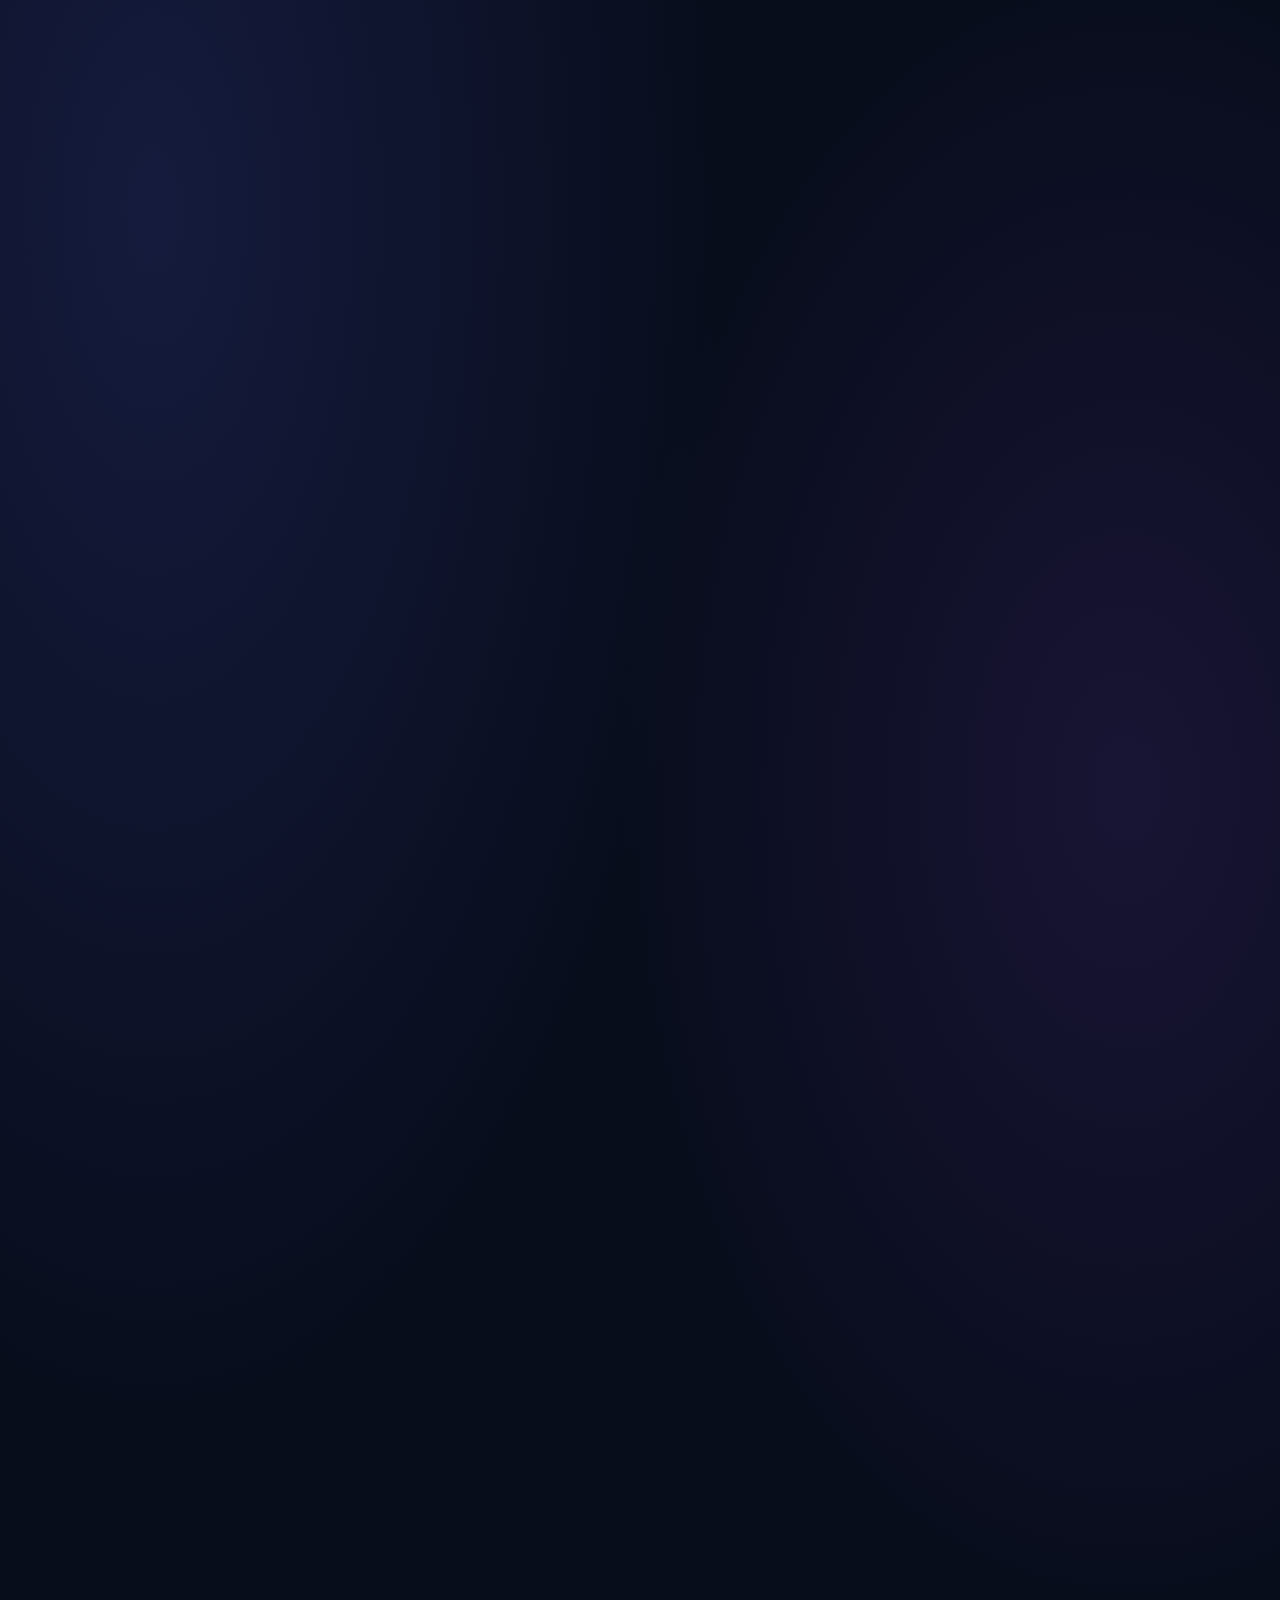
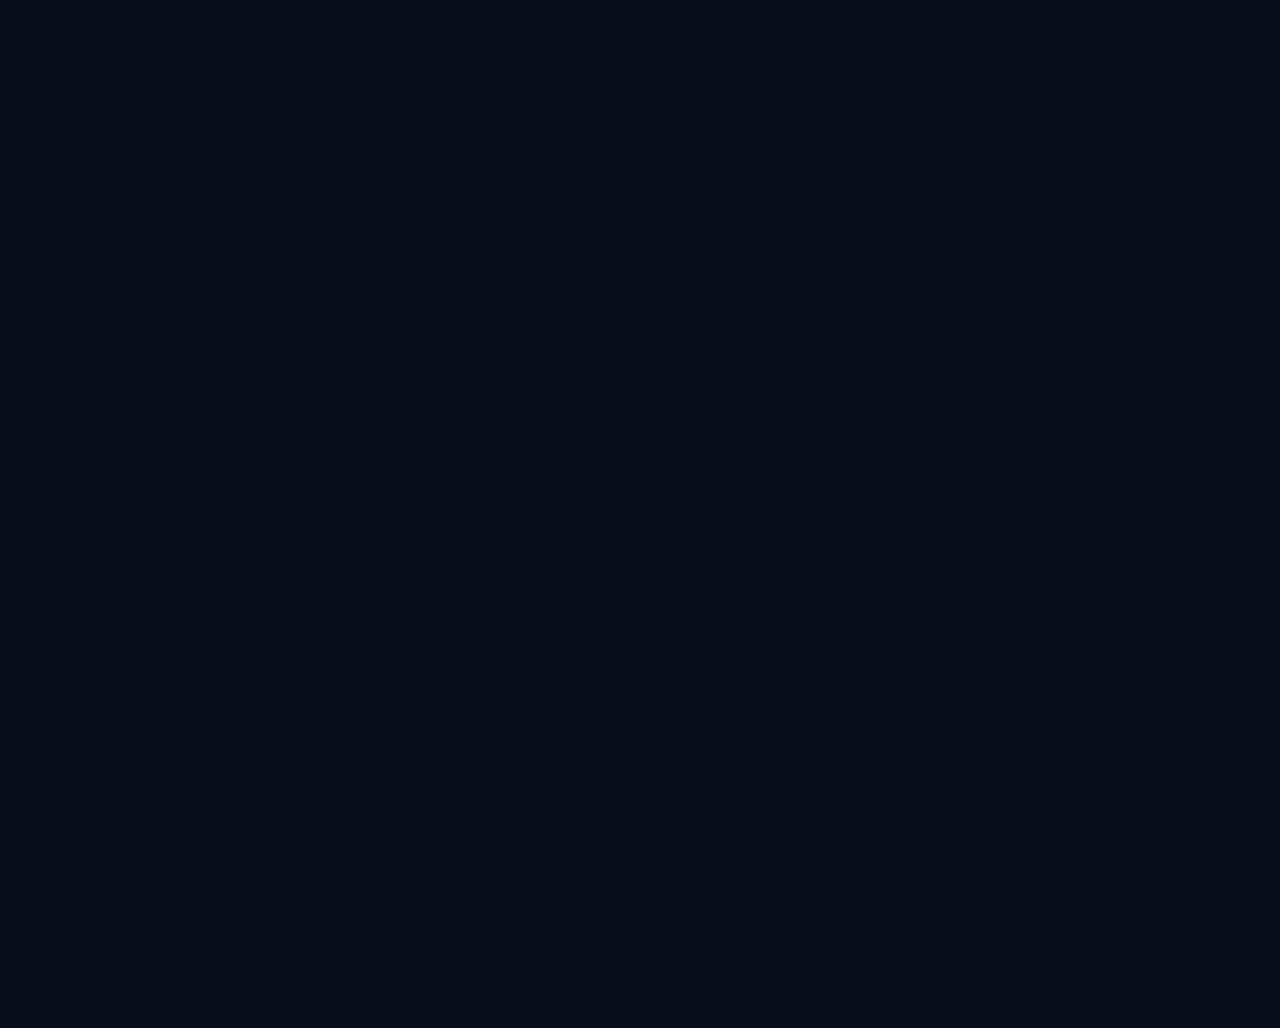
<file: index.html>
<!DOCTYPE html>
<html lang="uz">
<head>
  <meta charset="UTF-8">
  <meta name="viewport" content="width=device-width, initial-scale=1.0">
  <meta name="theme-color" content="#101426">
  <meta name="description" content="BilimYo'li  kompyuter savodxonligi va raqamli bilimlarni o�rganish platformasi.">
  <title>BilimYo'li  Bilim sari yo'l</title>
  <link rel="stylesheet" href="style.css">
  <style>
  html:not(.authenticated) body {
    visibility: hidden;
  }
</style>
</head>
<body>
  <header class="topbar">
    <a class="brand" href="#home" aria-label="BilimYo'li bosh sahifa">
      <span class="brand-icon">B</span>
      <span>Bilim<span class="brand-accent">Yo'li</span></span>
    </a>

    <button class="menu-toggle" id="menuToggle" aria-label="Menyuni ochish">?</button>

<nav class="nav-links" id="navLinks">
  <a href="#home">Bosh sahifa</a>
  <a href="#courses">Kurslar</a>
  <a href="#dashboard">Natijalarim</a>
  <a href="#about">Loyiha haqida</a>
  <a href="#contact">Bog‘lanish</a>
  <a href="profile.html">Mening profilim</a>
</nav>

    <a class="nav-cta" href="#courses">O'qishni boshlash ?</a>
  </header>

  <main>
    <section class="hero section" id="home">
      <div class="hero-content">
        <div class="eyebrow"><span class="status-dot"></span> O'RGANISH UCHUN YANGI IMKONIYAT</div>
        <h1>Bilim sari yo'l<br><span>shu yerdan boshlanadi.</span></h1>
        <p>
          Kompyuter savodxonligi va raqamli ko'nikmalarni sodda darslar,
          amaliy mashqlar va qiziqarli testlar orqali o'rganing.
        </p>
        <div class="hero-actions">
          <a class="btn btn-primary" href="#courses">Kurslarni ko'rish <span>></span></a>
          <a class="btn btn-secondary" href="#dashboard">Natijalarimni ko'rish</a>
        </div>
        <div class="hero-trust">
          <div class="avatar-stack"><span>B</span><span>Y</span><span>+</span></div>
          <span>Bosqichma-bosqich o'rganing, o'z natijangizni kuzating.</span>
        </div>
      </div>

      <div class="hero-art" aria-label="Bilim va texnologiya tasviri">
        <div class="orbit orbit-one"></div>
        <div class="orbit orbit-two"></div>
        <div class="floating-chip chip-top">? Raqamli bilim</div>
        <div class="learning-card">
          <div class="learning-card-top"><span class="mini-logo">B</span><span class="live-label">BILIMYO'LI</span></div>
          <div class="big-symbol">💻</div>
          <div class="learning-card-title">Kelajak ko'nikmalari</div>
          <div class="learning-card-sub">Bilimni bugun boshlang.</div>
          <div class="demo-progress"><span></span></div>
         <div class="demo-footer"><span>Har kuni yangi bilim</span><span>✨</span></div>
        <div class="floating-chip chip-bottom">? O'z sur'atingizda o'rganing</div>
        <div class="sparkle sparkle-one">?</div>
        <div class="sparkle sparkle-two">?</div>
      </div>
    </section>

    <section class="stats-strip section">
     <div class="stat-item"><span class="stat-icon">📚</span><div><strong id="statCourses">0</strong><small>O‘quv kursi</small></div></div>
<div class="stat-item"><span class="stat-icon">💻</span><div><strong id="statLessons">0</strong><small>O‘quv darsi</small></div></div>
<div class="stat-item"><span class="stat-icon">✅</span><div><strong id="statCompleted">0</strong><small>Tugatilgan dars</small></div></div>
<div class="stat-item"><span class="stat-icon">🏆</span><div><strong id="statAverage">0%</strong><small>O‘rtacha test natijasi</small></div></div>
    </section>

    <section class="section courses-section" id="courses">
      <div class="section-heading">
        <div>
          <div class="eyebrow">BILIM OLISHNI BOSHLANG</div>
          <h2>O'zingizga mos <span>kursni tanlang.</span></h2>
          <p>Har bir kursda tushunarli darslar va alohida testlar mavjud.</p>
        </div>
        <div class="course-search">
          <span>?</span>
          <input id="courseSearch" type="search" placeholder="Kurs qidirish..." aria-label="Kurs qidirish">
        </div>
      </div>
      <div class="filter-row" id="filterRow">
        <button class="filter-btn active" data-filter="Barchasi">Barchasi</button>
        <button class="filter-btn" data-filter="Boshlang'ich">Boshlang'ich</button>
        <button class="filter-btn" data-filter="Amaliy">Amaliy</button>
        <button class="filter-btn" data-filter="Xavfsizlik">Xavfsizlik</button>
      </div>
      <div class="course-grid" id="courseGrid"></div>
      <div class="empty-state hidden" id="emptyState">Bu qidiruv bo'yicha kurs topilmadi.</div>
    </section>

    <section class="section dashboard-section" id="dashboard">
      <div class="section-heading">
        <div>
          <div class="eyebrow">SIZNING RIVOJLANISHINGIZ</div>
          <h2>O'quv <span>natijalaringiz.</span></h2>
          <p>O'rganilgan darslar va test natijalari ushbu brauzerda saqlanadi.</p>
        </div>
        <button class="btn btn-secondary reset-btn" id="resetProgress">? Natijalarni tozalash</button>
      </div>

      <div class="dashboard-grid">
        <article class="panel overall-panel">
          <div class="panel-heading"><span>Umumiy o'zlashtirish</span><span class="panel-icon">?</span></div>
          <div class="overall-number" id="overallPercent">0%</div>
          <p>Jami darslarning bajarilish darajasi</p>
          <div class="progress-track"><span id="overallBar"></span></div>
          <div class="panel-foot"><span id="completedSummary">0 / 24 dars</span><span class="muted">Davom eting!</span></div>
        </article>
        <article class="panel score-panel">
          <div class="panel-heading"><span>Eng yaxshi test natijasi</span><span class="panel-icon">?</span></div>
          <div class="overall-number" id="bestScore">0%</div>
          <p>Yechilgan testlar orasidagi eng yuqori natija</p>
          <div class="score-message" id="scoreMessage">Birinchi testingizni yeching!</div>
        </article>
        <article class="panel achievements-panel">
          <div class="panel-heading"><span>Yutuqlar</span><span class="panel-icon">?</span></div>
          <div class="achievement-list" id="achievementList"></div>
        </article>
      </div>

      <div class="panel history-panel">
        <div class="panel-heading"><span>Kurslar bo'yicha holat</span><span class="muted">Shaxsiy statistika</span></div>
        <div id="progressList" class="progress-list"></div>
      </div>
    </section>

    <section class="section about-section" id="about">
      <div class="about-card">
        <div class="about-mark">B<span>Y</span></div>
        <div>
          <div class="eyebrow">BILIMYO'LI LOYIHASI</div>
          <h2>Bilim  eng yaxshi <span>sarmoya.</span></h2>
          <p>
            BilimYo'li raqamli savodxonlikni osonroq o'rganish uchun yaratilgan
            ta'lim loyihasidir. Darslarni ketma-ket o'qing, testlarni yeching
            va natijalaringizni kuzatib boring.
          </p>
          <a href="#courses" class="text-link">O'rganishni boshlash ></a>
        </div>
      </div>
    </section>
    <section class="section about-section" id="contact">
  <div class="about-card">
    <div class="about-mark">B<span>Y</span></div>

    <div>
      <div class="eyebrow">BIZ BILAN BOG‘LANING</div>
      <h2>Biz sizni <span>tinglaymiz!</span></h2>

      <p>
        Savollaringiz, takliflaringiz yoki muammolaringiz bormi?
        Biz bilan bog‘laning.
      </p>

      <p>
        <strong>Email:</strong>
        <a href="mailto:azizshox46@gmail.com">
          azizshox46@gmail.com
        </a>
      </p>

      <p>
        <strong>Telegram:</strong>
        <a href="https://t.me/Zok1rov1ch_05"
           target="_blank"
           rel="noopener noreferrer">
          Telegram orqali yozish
        </a>
      </p>
    </div>
  </div>
</section>
  </main>

  <footer class="footer">
    <a class="brand" href="#home"><span class="brand-icon">B</span><span>Bilim<span class="brand-accent">Yo�li</span></span></a>
    <p>Bilim sari har bir qadam muhim. <span id="year"></span> BilimYo'li</p>
    <a href="#home">Yuqoriga ^</a>
  </footer>

  <div id="workspace" class="workspace hidden" role="dialog" aria-modal="true" aria-labelledby="workspaceTitle">
    <div class="workspace-backdrop" id="workspaceBackdrop"></div>
    <div class="workspace-dialog">
      <div class="workspace-header">
        <div><div class="eyebrow">BILIMYO'LI TA'LIM MAYDONI</div><h2 id="workspaceTitle">Kurs</h2></div>
        <button class="close-btn" id="closeWorkspace" aria-label="Yopish">?</button>
      </div>
      <div id="workspaceContent"></div>
    </div>
  </div>

 <div id="toast" class="toast" role="status" aria-live="polite"></div>

<!-- Foydalanuvchi akkaunti -->
<div class="account-bar">
  <span id="accountStatus">Akkaunt tekshirilmoqda...</span>
  <a id="accountLink" href="auth.html">
    Kirish / Ro‘yxatdan o‘tish
  </a>F
  <button id="accountLogout" type="button" hidden>
    Chiqish
  </button>
</div>

<script type="module" src="guard.js"></script>
<script src="script.js"></script>
<script type="module" src="account.js"></script>
</body>
</html>
</file>
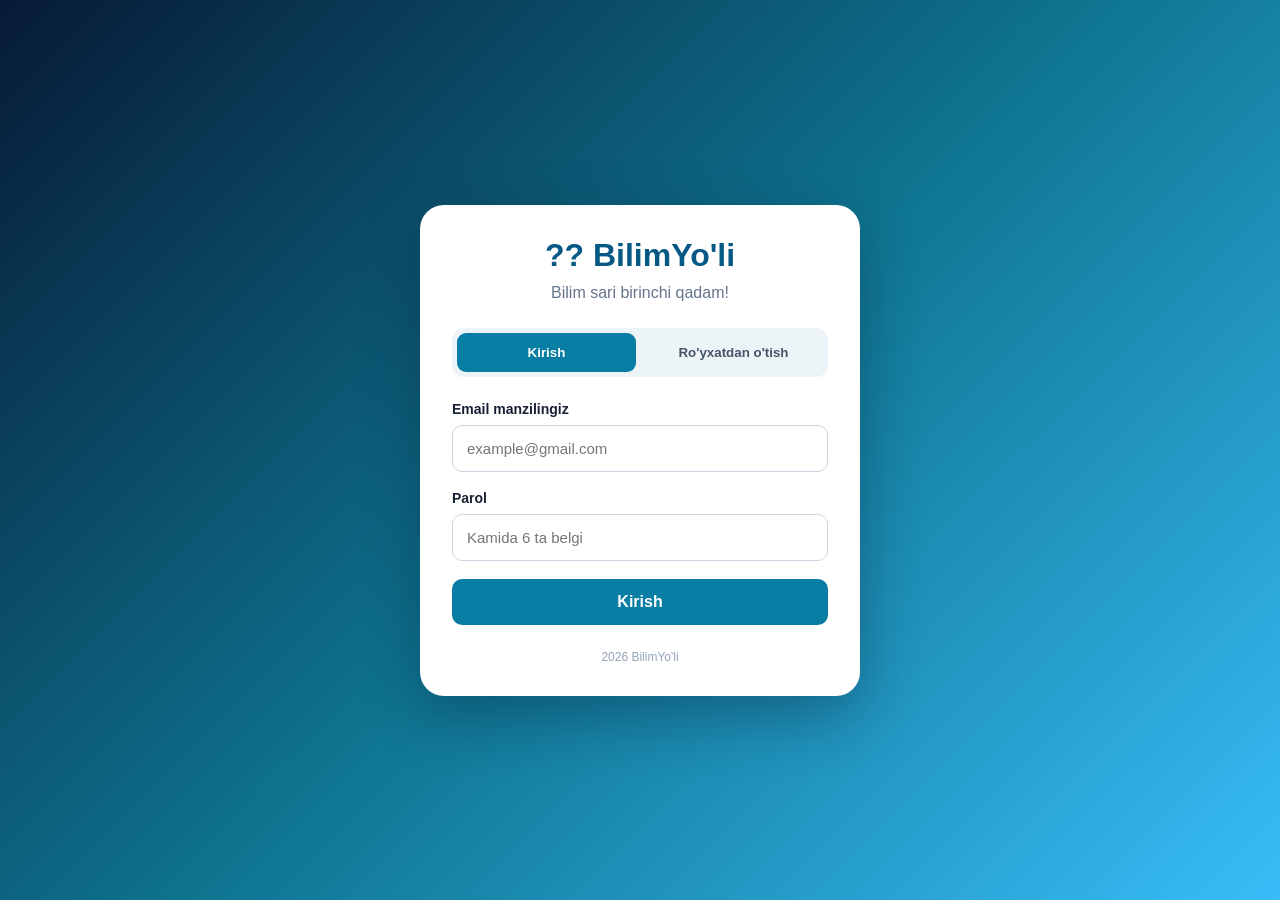
<file: auth.html>
<!DOCTYPE html>
<html lang="uz">
<head>
  <meta charset="UTF-8">
  <meta name="viewport" content="width=device-width, initial-scale=1.0">
  <title>BilimYo'li  Kirish</title>
  <link rel="stylesheet" href="auth.css">
</head>
<body>
  <main class="auth-container">
    <div class="brand">?? BilimYo'li</div>
    <p class="subtitle">Bilim sari birinchi qadam!</p>

    <div class="tabs">
      <button id="loginTab" class="tab active" type="button">Kirish</button>
      <button id="registerTab" class="tab" type="button">Ro'yxatdan o'tish</button>
    </div>

    <form id="authForm">
      <div id="nameGroup" class="field hidden">
        <label for="fullName">Ism va familiya</label>
        <input id="fullName" type="text" autocomplete="name"
          placeholder="Ism Familiya">
      </div>

      <div class="field">
        <label for="email">Email manzilingiz</label>
        <input id="email" type="email" autocomplete="email"
          placeholder="example@gmail.com" required>
      </div>

      <div class="field">
        <label for="password">Parol</label>
        <input id="password" type="password"
          autocomplete="current-password"
          placeholder="Kamida 6 ta belgi" minlength="6" required>
      </div>

      <button id="submitBtn" class="submit-btn" type="submit">
        Kirish
      </button>
    </form>

    <div id="message" class="message" role="status" aria-live="polite"></div>

    <section id="accountPanel" class="account hidden">
      <h2>Akkauntingizga xush kelibsiz!</h2>
      <p id="userName"></p>
      <p id="userEmail"></p>
      <button id="logoutBtn" class="logout-btn" type="button">
        Tizimdan chiqish
      </button>
    </section>

    <p class="footer"> 2026 BilimYo'li</p>
  </main>

  <script type="module" src="auth.js"></script>
</body>
</html>
</file>
<file: style.css>
@import url('https://fonts.googleapis.com/css2?family=Inter:wght@400;500;600;700;800&family=Manrope:wght@400;500;600;700;800&display=swap');

:root {
  --bg: #101426;
  --surface: #171d32;
  --surface2: #1d2540;
  --text: #f5f7ff;
  --muted: #a4acc5;
  --accent: #9d8cff;
  --blue: #78a8ff;
  --green: #7ce6bd;
  --border: rgba(255,255,255,.09);
  --radius: 20px;
}

* { box-sizing: border-box; }
html { scroll-behavior: smooth; scroll-padding-top: 90px; }
body {
  margin: 0;
  background:
    radial-gradient(ellipse at 12% 0%, rgba(93,81,185,.13), transparent 35%),
    var(--bg);
  color: var(--text);
  font-family: Inter, Arial, sans-serif;
  line-height: 1.6;
}
a { color: inherit; text-decoration: none; }
button, input { font: inherit; }
button { cursor: pointer; }
button:focus-visible, a:focus-visible, input:focus-visible {
  outline: 2px solid var(--accent);
  outline-offset: 3px;
}
.hidden { display: none !important; }
.section { width: min(1160px, calc(100% - 44px)); margin-inline: auto; }

.topbar {
  height: 78px;
  padding: 0 max(22px, calc((100% - 1160px)/2));
  display: flex; align-items: center; justify-content: space-between; gap: 22px;
  position: sticky; top: 0; z-index: 20;
  background: rgba(16,20,38,.88);
  border-bottom: 1px solid var(--border);
  backdrop-filter: blur(18px);
}
.brand { display: inline-flex; align-items: center; gap: 10px; font-weight: 800; font-size: 21px; letter-spacing: -.7px; }
.brand-icon, .mini-logo {
  width: 36px; height: 36px; display: grid; place-items: center;
  border-radius: 12px; color: #17152e; font-weight: 900;
  background: linear-gradient(135deg, #a99aff, #72d8e7);
  box-shadow: 0 5px 22px #8c7bff30;
}
.brand-accent { color: var(--accent); }
.nav-links { display: flex; align-items: center; gap: 27px; }
.nav-links a { color: var(--muted); font-size: 13px; transition: color .2s; }
.nav-links a:hover, .footer a:hover { color: white; }
.nav-cta {
  background: rgba(157,140,255,.12); border: 1px solid #9d8cff45;
  border-radius: 12px; padding: 10px 15px; font-size: 12px; font-weight: 700;
}
.menu-toggle { display: none; background: transparent; border: 0; color: white; font-size: 25px; }

.hero { min-height: 530px; display: grid; grid-template-columns: 1.1fr .9fr; align-items: center; gap: 40px; padding-top: 64px; padding-bottom: 70px; }
.eyebrow { color: var(--accent); font-size: 10px; font-weight: 800; letter-spacing: 1.7px; margin-bottom: 15px; }
.status-dot { display: inline-block; width: 7px; height: 7px; background: var(--green); border-radius: 50%; margin-right: 8px; box-shadow: 0 0 12px var(--green); }
.hero h1 { font: 800 clamp(38px,5.1vw,64px)/1.13 Manrope, sans-serif; letter-spacing: -2.5px; margin: 0 0 20px; }
.hero h1 span, h2 span { color: var(--accent); }
.hero-content > p, .section-heading > div > p { color: var(--muted); font-size: 14px; max-width: 550px; line-height: 1.9; }
.hero-actions { display: flex; flex-wrap: wrap; gap: 12px; margin-top: 28px; }
.btn { border: 1px solid var(--border); padding: 12px 17px; border-radius: 12px; font-size: 12px; font-weight: 700; display: inline-flex; align-items: center; justify-content: center; gap: 12px; transition: transform .2s, background .2s; }
.btn:hover { transform: translateY(-2px); }
.btn-primary { color: #15152b; background: linear-gradient(110deg,#b4a5ff,#8fd8ed); border: 0; }
.btn-secondary { color: #e7eaff; background: rgba(255,255,255,.035); }
.hero-trust { display: flex; align-items: center; gap: 12px; margin-top: 32px; color: var(--muted); font-size: 11px; }
.avatar-stack { display: flex; }
.avatar-stack span { width: 26px; height: 26px; display: grid; place-items: center; border-radius: 50%; margin-right: -6px; background: #6556a5; border: 2px solid var(--bg); color: white; font-size: 10px; font-weight: 800; }
.avatar-stack span:nth-child(2) { background: #3b8295; }
.avatar-stack span:nth-child(3) { background: #29314a; }

.hero-art { height: 365px; position: relative; display: grid; place-items: center; }
.orbit { position: absolute; border: 1px solid rgba(157,140,255,.17); border-radius: 50%; transform: rotate(-25deg); }
.orbit-one { width: 340px; height: 270px; }
.orbit-two { width: 285px; height: 350px; transform: rotate(38deg); border-color: rgba(120,168,255,.14); }
.learning-card {
  width: min(285px, 75%); padding: 22px; position: relative; z-index: 1;
  border: 1px solid #b2a4ff38; border-radius: 23px;
  background: linear-gradient(145deg, #242744ee, #171d32f5);
  box-shadow: 0 30px 90px #0006, inset 0 1px #ffffff0b;
  transform: rotate(-3deg); animation: float 5s ease-in-out infinite;
}
.learning-card-top, .demo-footer { display: flex; align-items: center; justify-content: space-between; }
.mini-logo { width: 29px; height: 29px; border-radius: 9px; font-size: 13px; }
.live-label { color: var(--muted); font-size: 9px; letter-spacing: 1.4px; font-weight: 800; }
.big-symbol { margin-top: 24px; height: 112px; display: grid; place-items: center; border-radius: 16px; font-size: 65px; color: #c1b6ff; background: radial-gradient(circle at center,#8373dd40,transparent 70%),#ffffff05; }
.learning-card-title { font-size: 16px; font-weight: 800; margin-top: 18px; }
.learning-card-sub, .demo-footer { color: var(--muted); font-size: 10px; }
.demo-progress, .progress-track { background: #ffffff10; height: 6px; overflow: hidden; border-radius: 99px; }
.demo-progress { margin: 17px 0 12px; }
.demo-progress span { display: block; width: 68%; height: 100%; background: linear-gradient(90deg,var(--accent),var(--blue)); border-radius: inherit; }
.floating-chip { position: absolute; z-index: 2; background: #252b43; border: 1px solid var(--border); border-radius: 12px; padding: 10px 13px; box-shadow: 0 12px 35px #0004; font-size: 10px; font-weight: 700; }
.chip-top { top: 43px; right: 0; }
.chip-bottom { bottom: 35px; left: 0; }
.sparkle { position: absolute; color: var(--accent); font-size: 24px; }
.sparkle-one { top: 48px; left: 55px; }
.sparkle-two { bottom: 55px; right: 42px; color: var(--green); }
@keyframes float { 0%,100% { transform: translateY(0) rotate(-3deg); } 50% { transform: translateY(-10px) rotate(-1deg); } }

.stats-strip { display: grid; grid-template-columns: repeat(4,1fr); border: 1px solid var(--border); border-radius: 18px; background: #ffffff03; padding: 23px 20px; margin-bottom: 105px; }
.stat-item { display: flex; align-items: center; justify-content: center; gap: 13px; border-right: 1px solid var(--border); }
.stat-item:last-child { border-right: 0; }
.stat-icon { width: 39px; height: 39px; display: grid; place-items: center; border-radius: 12px; background: #a28cff17; color: var(--accent); font-size: 19px; }
.stat-item strong, .stat-item span:not(.stat-icon) { display: block; }
.stat-item strong { font-size: 21px; line-height: 1.35; }
.stat-item div span { font-size: 10px; color: var(--muted); }

.courses-section, .dashboard-section { padding-bottom: 100px; }
.section-heading { display: flex; justify-content: space-between; align-items: end; gap: 25px; margin-bottom: 27px; }
.section-heading h2, .about-card h2 { font: 800 clamp(27px,3.5vw,38px)/1.25 Manrope,sans-serif; letter-spacing: -1.1px; margin: 0 0 10px; }
.section-heading > div > p { margin: 0; font-size: 12px; }
.course-search { width: 235px; display: flex; gap: 10px; align-items: center; padding: 0 13px; border: 1px solid var(--border); background: #ffffff04; border-radius: 12px; }
.course-search span { font-size: 25px; color: var(--muted); }
.course-search input { width: 100%; min-width: 0; padding: 12px 0; color: white; background: transparent; border: 0; outline: none; font-size: 11px; }
.filter-row { display: flex; flex-wrap: wrap; gap: 8px; margin-bottom: 24px; }
.filter-btn { border: 1px solid var(--border); border-radius: 10px; background: #ffffff04; padding: 8px 13px; color: var(--muted); font-size: 11px; }
.filter-btn.active, .filter-btn:hover { color: #d9d1ff; border-color: #a18dff66; background: #9d8cff19; }
.course-grid { display: grid; grid-template-columns: repeat(4,minmax(0,1fr)); gap: 17px; }
.course-card { position: relative; overflow: hidden; border: 1px solid var(--border); background: linear-gradient(145deg,#1a2035,#151a2d); border-radius: 18px; padding: 20px; display: flex; flex-direction: column; min-height: 265px; transition: transform .22s,border-color .22s,box-shadow .22s; animation: appear .35s ease both; }
.course-card:hover { transform: translateY(-5px); border-color: #a18dff55; box-shadow: 0 15px 35px #0002; }
@keyframes appear { from { opacity: 0; transform: translateY(9px); } to { opacity: 1; transform: translateY(0); } }
.course-card::after { content: ""; width: 100px; height: 100px; border-radius: 50%; position: absolute; top: -48px; right: -48px; background: var(--glow,#a18dff); filter: blur(60px); opacity: .14; pointer-events: none; }
.course-icon { display: grid; place-items: center; width: 48px; height: 48px; border-radius: 14px; background: var(--iconbg,#9d8cff18); font-size: 24px; margin-bottom: 17px; }
.course-category { font-size: 9px; color: var(--accent); font-weight: 800; letter-spacing: .7px; text-transform: uppercase; }
.course-card h3 { margin: 6px 0 8px; font-size: 15px; line-height: 1.4; }
.course-card p { margin: 0 0 16px; color: var(--muted); font-size: 11px; line-height: 1.8; }
.course-meta { display: flex; justify-content: space-between; color: var(--muted); font-size: 10px; margin-top: auto; padding-bottom: 13px; }
.card-progress { height: 4px; background: #ffffff10; border-radius: 99px; overflow: hidden; margin-bottom: 14px; }
.card-progress span { display: block; height: 100%; background: linear-gradient(90deg,var(--accent),var(--blue)); }
.course-open { width: 100%; display: flex; justify-content: space-between; align-items: center; padding: 10px 0 0; border: 0; border-top: 1px solid var(--border); background: transparent; color: #e3ddff; font-size: 11px; font-weight: 700; }
.empty-state { text-align: center; padding: 35px; color: var(--muted); }

.dashboard-section { border-top: 1px solid var(--border); padding-top: 80px; }
.reset-btn { white-space: nowrap; }
.dashboard-grid { display: grid; grid-template-columns: 1fr 1fr 1.15fr; gap: 16px; }
.panel { padding: 22px; background: linear-gradient(145deg,#1a2035,#151a2d); border: 1px solid var(--border); border-radius: 18px; min-width: 0; }
.panel-heading { display: flex; align-items: center; justify-content: space-between; gap: 12px; font-size: 12px; font-weight: 700; }
.panel-icon { width: 30px; height: 30px; display: grid; place-items: center; border-radius: 10px; background: #a18dff19; color: var(--accent); }
.overall-number { font-size: 42px; line-height: 1.5; font-weight: 800; letter-spacing: -1.5px; margin-top: 12px; }
.panel > p { font-size: 10px; color: var(--muted); margin: 0 0 20px; }
.progress-track { height: 7px; }
.progress-track span { display: block; width: 0; height: 100%; background: linear-gradient(90deg,var(--accent),var(--blue)); border-radius: inherit; transition: width .4s; }
.panel-foot { display: flex; justify-content: space-between; gap: 10px; margin-top: 12px; font-size: 10px; }
.muted { color: var(--muted); font-size: 10px; }
.score-message { color: var(--green); font-size: 11px; margin-top: 20px; }
.achievement-list { display: grid; gap: 12px; margin-top: 16px; }
.achievement { display: flex; align-items: center; gap: 10px; color: var(--muted); font-size: 10px; }
.achievement-icon { width: 30px; height: 30px; display: grid; place-items: center; border-radius: 9px; background: #ffffff08; filter: grayscale(1); opacity: .6; }
.achievement.earned { color: #e9e5ff; }
.achievement.earned .achievement-icon { filter: none; opacity: 1; background: #9d8cff20; }
.history-panel { margin-top: 17px; }
.progress-list { margin-top: 17px; display: grid; gap: 15px; }
.progress-row { display: grid; grid-template-columns: minmax(120px,1fr) minmax(80px,2fr) 42px; align-items: center; gap: 14px; font-size: 11px; }
.progress-row .progress-track { height: 5px; }
.progress-row .percentage { text-align: right; color: var(--muted); font-size: 10px; }

.about-section { padding-bottom: 80px; }
.about-card { display: grid; grid-template-columns: 170px 1fr; gap: 35px; align-items: center; padding: 42px; border: 1px solid #a18dff2a; border-radius: 24px; background: radial-gradient(circle at 10% 40%,#8b7bff19,transparent 40%),#ffffff03; }
.about-mark { width: 135px; height: 135px; border-radius: 35px; display: grid; place-items: center; font-size: 65px; font-weight: 900; color: #b7aaff; background: linear-gradient(145deg,#9d8cff25,#78a8ff0b); border: 1px solid #9d8cff35; transform: rotate(-5deg); }
.about-mark span { color: #80d9e5; }
.about-card p { max-width: 650px; font-size: 12px; color: var(--muted); line-height: 2; }
.text-link { display: inline-block; color: #c2b6ff; font-size: 12px; font-weight: 700; margin-top: 8px; }
.footer { width: min(1160px,calc(100% - 44px)); margin: auto; padding: 24px 0 32px; display: flex; justify-content: space-between; align-items: center; gap: 20px; border-top: 1px solid var(--border); }
.footer .brand { font-size: 16px; }
.footer .brand-icon { width: 30px; height: 30px; }
.footer p, .footer > a:last-child { color: var(--muted); font-size: 10px; }

.workspace { position: fixed; inset: 0; z-index: 50; display: grid; place-items: center; padding: 20px; }
.workspace-backdrop { position: absolute; inset: 0; background: #080a14d9; backdrop-filter: blur(9px); }
.workspace-dialog { position: relative; z-index: 1; width: min(760px,100%); max-height: 90vh; overflow: auto; background: #171d32; border: 1px solid #ffffff17; border-radius: 22px; padding: 27px; box-shadow: 0 30px 100px #0008; animation: appear .2s ease; }
.workspace-header { display: flex; justify-content: space-between; align-items: start; gap: 18px; padding-bottom: 19px; margin-bottom: 20px; border-bottom: 1px solid var(--border); }
.workspace-header .eyebrow { margin-bottom: 6px; }
.workspace-header h2 { margin: 0; font: 800 25px Manrope,sans-serif; }
.close-btn { width: 36px; height: 36px; flex-shrink: 0; border-radius: 10px; border: 1px solid var(--border); color: white; background: #ffffff08; font-size: 16px; }
.course-detail-intro { color: var(--muted); font-size: 12px; line-height: 1.9; }
.lesson-nav { display: flex; flex-wrap: wrap; gap: 8px; margin: 20px 0; }
.lesson-tab { border: 1px solid var(--border); background: #ffffff04; color: var(--muted); border-radius: 9px; padding: 8px 11px; font-size: 10px; }
.lesson-tab.active { background: #9d8cff1e; border-color: #9d8cff77; color: white; }
.lesson-content { background: #ffffff04; border: 1px solid var(--border); border-radius: 15px; padding: 23px; }
.lesson-content h3 { margin: 0 0 12px; font-size: 19px; }
.lesson-content p { font-size: 12px; line-height: 1.9; color: #c1c8dd; white-space: pre-line; }
.lesson-content ul { padding-left: 20px; color: #c1c8dd; font-size: 12px; line-height: 2; }
.tip-box { border-left: 3px solid var(--green); padding: 12px 15px; border-radius: 0 10px 10px 0; background: #7ce6bd0b; color: #b8f0da; font-size: 11px; margin-top: 17px; }
.lesson-actions { display: flex; justify-content: space-between; align-items: center; gap: 10px; flex-wrap: wrap; margin-top: 18px; }
.lesson-actions .btn { padding: 10px 14px; }
.lesson-done-label { color: var(--green); font-size: 11px; }
.quiz-progress { display: flex; align-items: center; gap: 12px; margin: 17px 0; }
.quiz-progress .progress-track { flex: 1; }
.quiz-progress span { color: var(--muted); font-size: 10px; white-space: nowrap; }
.question-text { font-size: 17px; font-weight: 700; line-height: 1.6; margin: 22px 0; }
.answer-list { display: grid; gap: 10px; }
.answer-option { width: 100%; text-align: left; padding: 13px 15px; border-radius: 11px; border: 1px solid var(--border); color: #e7eaff; background: #ffffff04; font-size: 12px; transition: border-color .2s,background .2s; }
.answer-option:hover:not(:disabled) { border-color: #9d8cff88; background: #9d8cff0c; }
.answer-option.correct { border-color: #7ce6bd99; background: #7ce6bd12; color: #9bf0cd; }
.answer-option.wrong { border-color: #ff898999; background: #ff898912; color: #ffb0b0; }
.answer-feedback { padding: 14px; border-radius: 11px; margin-top: 15px; font-size: 11px; line-height: 1.8; }
.answer-feedback.correct { background: #7ce6bd10; color: #a5efd1; border: 1px solid #7ce6bd28; }
.answer-feedback.wrong { background: #ff898910; color: #ffc1c1; border: 1px solid #ff898928; }
.quiz-controls { display: flex; justify-content: flex-end; margin-top: 18px; }
.result-box { text-align: center; padding: 25px 10px; }
.result-medal { font-size: 54px; }
.result-score { font-size: 48px; font-weight: 800; color: var(--accent); margin: 8px 0; }
.result-box h3 { font-size: 22px; margin: 5px 0; }
.result-box p { color: var(--muted); font-size: 12px; }
.result-actions { display: flex; justify-content: center; gap: 10px; flex-wrap: wrap; margin-top: 20px; }
.toast { position: fixed; bottom: 22px; left: 50%; z-index: 100; transform: translate(-50%,20px); opacity: 0; pointer-events: none; padding: 12px 19px; border-radius: 12px; background: #e1d9ff; color: #17152e; font-size: 12px; font-weight: 700; box-shadow: 0 10px 35px #0005; transition: .25s; max-width: calc(100% - 30px); text-align: center; }
.toast.show { opacity: 1; transform: translate(-50%,0); }

@media (max-width: 950px) {
  .nav-links { gap: 14px; }
  .nav-links a { font-size: 11px; }
  .nav-cta { display: none; }
  .course-grid { grid-template-columns: repeat(2,minmax(0,1fr)); }
  .dashboard-grid { grid-template-columns: repeat(2,minmax(0,1fr)); }
  .achievements-panel { grid-column: span 2; }
  .achievement-list { grid-template-columns: repeat(3,minmax(0,1fr)); }
}
@media (max-width: 650px) {
  .section { width: calc(100% - 30px); }
  .topbar { height: 66px; padding: 0 15px; }
  .brand { font-size: 19px; }
  .menu-toggle { display: block; }
  .nav-links { display: none; position: absolute; top: 65px; left: 0; right: 0; padding: 17px; background: #171d32; border-bottom: 1px solid var(--border); flex-direction: column; align-items: stretch; gap: 0; }
  .nav-links.open { display: flex; }
  .nav-links a { padding: 12px 8px; font-size: 13px; }
  .hero { grid-template-columns: 1fr; gap: 12px; padding-top: 48px; padding-bottom: 40px; }
  .hero h1 { font-size: clamp(37px,10vw,51px); letter-spacing: -1.8px; }
  .hero-content > p { font-size: 13px; }
  .hero-art { height: 315px; }
  .orbit-one { width: 290px; height: 235px; }
  .orbit-two { width: 250px; height: 300px; }
  .chip-top { right: 0; top: 26px; }
  .chip-bottom { left: 0; bottom: 17px; }
  .stats-strip { grid-template-columns: repeat(2,1fr); padding: 17px 8px; gap: 20px 0; margin-bottom: 75px; }
  .stat-item { justify-content: flex-start; padding-left: 10px; border: 0; gap: 9px; }
  .stat-icon { width: 32px; height: 32px; font-size: 16px; }
  .stat-item strong { font-size: 18px; }
  .stat-item div span { font-size: 9px; }
  .courses-section, .dashboard-section { padding-bottom: 70px; }
  .section-heading { align-items: stretch; flex-direction: column; gap: 18px; }
  .section-heading h2 { font-size: 29px; }
  .course-search { width: 100%; }
  .course-grid { grid-template-columns: 1fr; gap: 12px; }
  .course-card { min-height: auto; }
  .dashboard-grid { grid-template-columns: 1fr; }
  .achievements-panel { grid-column: auto; }
  .achievement-list { grid-template-columns: 1fr; }
  .reset-btn { align-self: flex-start; }
  .progress-row { grid-template-columns: minmax(90px,1fr) minmax(50px,1fr) 35px; gap: 8px; font-size: 10px; }
  .about-card { grid-template-columns: 1fr; gap: 25px; padding: 26px; }
  .about-mark { width: 90px; height: 90px; border-radius: 24px; font-size: 44px; }
  .footer { width: calc(100% - 30px); flex-wrap: wrap; }
  .footer p { order: 3; width: 100%; margin: 0; }
  .workspace { padding: 8px; }
  .workspace-dialog { padding: 19px; max-height: 95vh; border-radius: 17px; }
  .workspace-header h2 { font-size: 21px; }
  .lesson-content { padding: 17px; }
  .question-text { font-size: 15px; }
}
@media (prefers-reduced-motion: reduce) {
  *, *::before, *::after { scroll-behavior: auto !important; animation-duration: .01ms !important; transition-duration: .01ms !important; }
}

/* =========================================
   BILIMYO'LI — MODERN HOMEPAGE UPGRADE
   Mavjud funksiyalarni saqlovchi qo'shimcha CSS
========================================= */

:root {
  --by-bg: #080d1c;
  --by-panel: rgba(20, 29, 54, 0.78);
  --by-border: rgba(159, 180, 255, 0.16);
  --by-text: #f5f7ff;
  --by-muted: #aab6d2;
  --by-blue: #6588ff;
  --by-purple: #9a70ff;
  --by-cyan: #57e1e8;
}

html {
  scroll-behavior: smooth;
  scroll-padding-top: 100px;
}

body {
  background:
    radial-gradient(ellipse at 12% 8%, rgba(77, 93, 210, 0.18), transparent 36%),
    radial-gradient(ellipse at 88% 30%, rgba(123, 66, 201, 0.14), transparent 32%),
    var(--by-bg);
  color: var(--by-text);
}

::selection {
  background: rgba(101, 136, 255, 0.42);
  color: white;
}

/* Yuqori menyu */
.topbar {
  position: sticky;
  top: 0;
  z-index: 100;
  background: rgba(8, 13, 28, 0.84);
  border-bottom: 1px solid var(--by-border);
  backdrop-filter: blur(18px);
  -webkit-backdrop-filter: blur(18px);
  box-shadow: 0 8px 32px rgba(0, 0, 0, 0.12);
}

.brand {
  transition: transform 0.25s ease;
}

.brand:hover {
  transform: translateY(-2px);
}

.brand-icon,
.mini-logo {
  box-shadow: 0 0 25px rgba(101, 136, 255, 0.28);
}

.nav-links a {
  position: relative;
  transition: color 0.25s ease, background 0.25s ease;
}

.nav-links a:hover {
  color: white;
  background: rgba(116, 139, 255, 0.12);
}

.nav-cta,
.btn-primary {
  box-shadow: 0 8px 28px rgba(101, 136, 255, 0.24);
  transition: transform 0.25s ease, box-shadow 0.25s ease;
}

.nav-cta:hover,
.btn-primary:hover {
  transform: translateY(-3px);
  box-shadow: 0 12px 34px rgba(101, 136, 255, 0.35);
}

/* Bosh qahramon bo'limi */
.hero {
  position: relative;
  isolation: isolate;
  overflow: hidden;
}

.hero::before {
  content: "";
  position: absolute;
  z-index: -1;
  width: 380px;
  height: 380px;
  top: 5%;
  left: -180px;
  border-radius: 50%;
  background: rgba(79, 110, 255, 0.12);
  filter: blur(70px);
  pointer-events: none;
}

.hero-content {
  animation: by-enter 0.8s ease both;
}

.hero h1 {
  letter-spacing: -0.045em;
  line-height: 1.12;
  text-wrap: balance;
}

.hero h1 span,
.section-heading h2 span,
.about-card h2 span {
  background: linear-gradient(
    100deg,
    var(--by-cyan),
    #8a9bff 48%,
    #c49aff
  );
  background-clip: text;
  -webkit-background-clip: text;
  color: transparent;
}

.hero-content > p,
.section-heading p,
.about-card p {
  color: var(--by-muted);
  line-height: 1.85;
}

.hero-art {
  animation: by-float 6s ease-in-out infinite;
}

.learning-card {
  border: 1px solid rgba(174, 190, 255, 0.24);
  background: linear-gradient(
    145deg,
    rgba(38, 50, 91, 0.94),
    rgba(15, 22, 45, 0.96)
  );
  box-shadow:
    0 30px 90px rgba(0, 0, 0, 0.35),
    0 0 55px rgba(101, 136, 255, 0.12);
  backdrop-filter: blur(16px);
}

.floating-chip {
  border: 1px solid var(--by-border);
  background: rgba(20, 29, 54, 0.9);
  box-shadow: 0 12px 35px rgba(0, 0, 0, 0.2);
  backdrop-filter: blur(12px);
}

/* Statistikalar */
.stats-strip {
  gap: 16px;
}

.stat-item,
.panel,
.about-card {
  border: 1px solid var(--by-border);
  background: var(--by-panel);
  box-shadow: 0 14px 40px rgba(0, 0, 0, 0.12);
  backdrop-filter: blur(12px);
  transition:
    border-color 0.25s ease,
    transform 0.25s ease,
    box-shadow 0.25s ease;
}

.stat-item:hover,
.panel:hover,
.about-card:hover {
  border-color: rgba(121, 148, 255, 0.34);
  box-shadow: 0 18px 48px rgba(0, 0, 0, 0.2);
}

.stat-item:hover,
.panel:hover {
  transform: translateY(-3px);
}

/* Kurs kartalari */
.course-grid {
  gap: 22px;
}

.course-grid > * {
  transition:
    transform 0.25s ease,
    border-color 0.25s ease,
    box-shadow 0.25s ease;
}

.course-grid > *:hover {
  transform: translateY(-5px);
  border-color: rgba(113, 144, 255, 0.4);
  box-shadow: 0 18px 40px rgba(0, 0, 0, 0.22);
}

.course-search input {
  color: var(--by-text);
}

.course-search input::placeholder {
  color: #8794b2;
}

.filter-btn {
  transition: all 0.2s ease;
}

.filter-btn:hover {
  transform: translateY(-2px);
}

/* Natijalar */
.progress-track,
.demo-progress {
  overflow: hidden;
}

.progress-track span,
.demo-progress span {
  transition: width 0.5s ease;
}

/* Tugmalar */
button,
.btn,
.text-link {
  -webkit-tap-highlight-color: transparent;
}

button:focus-visible,
a:focus-visible,
input:focus-visible {
  outline: 2px solid var(--by-cyan);
  outline-offset: 4px;
}

/* Kurs oynasi */
.workspace-dialog {
  border: 1px solid var(--by-border);
  box-shadow: 0 30px 100px rgba(0, 0, 0, 0.45);
}

/* Pastki qism */
.footer {
  border-top: 1px solid var(--by-border);
  background: rgba(5, 9, 20, 0.55);
}

.footer a {
  transition: color 0.2s ease;
}

.footer a:hover {
  color: var(--by-cyan);
}

/* Kirish animatsiyasi */
@keyframes by-enter {
  from {
    opacity: 0;
    transform: translateY(18px);
  }
  to {
    opacity: 1;
    transform: translateY(0);
  }
}

@keyframes by-float {
  0%, 100% {
    transform: translateY(0);
  }
  50% {
    transform: translateY(-9px);
  }
}

/* Telefon ekranlari */
@media (max-width: 760px) {
  .hero h1 {
    letter-spacing: -0.025em;
  }

  .stats-strip {
    gap: 10px;
  }

  .course-grid {
    gap: 14px;
  }

  .hero-art {
    animation-duration: 8s;
  }
}

/* Animatsiyani kamaytirishni xohlaganlar uchun */
@media (prefers-reduced-motion: reduce) {
  *,
  *::before,
  *::after {
    scroll-behavior: auto !important;
    animation-duration: 0.01ms !important;
    animation-iteration-count: 1 !important;
    transition-duration: 0.01ms !important;
  }
}
</file>
<file: auth.css>
* {
  box-sizing: border-box;
}

body {
  margin: 0;
  min-height: 100vh;
  padding: 24px 16px;
  display: grid;
  place-items: center;
  font-family: Arial, sans-serif;
  background: linear-gradient(135deg, #071a35, #0e7490, #38bdf8);
  color: #172033;
}

.auth-container {
  width: 100%;
  max-width: 440px;
  padding: 32px;
  border-radius: 24px;
  background: #fff;
  box-shadow: 0 20px 60px #00152b55;
}

.brand {
  text-align: center;
  font-size: 32px;
  font-weight: 800;
  color: #075985;
}

.subtitle {
  margin: 10px 0 26px;
  text-align: center;
  color: #64748b;
}

.tabs {
  display: flex;
  gap: 8px;
  padding: 5px;
  margin-bottom: 24px;
  border-radius: 12px;
  background: #edf4f8;
}

.tab {
  flex: 1;
  padding: 12px 6px;
  border: 0;
  border-radius: 9px;
  background: transparent;
  cursor: pointer;
  font-weight: 700;
  color: #475569;
}

.tab.active {
  color: #fff;
  background: #087ea4;
}

.field {
  margin-bottom: 18px;
}

.field label {
  display: block;
  margin-bottom: 8px;
  font-weight: 700;
  font-size: 14px;
}

.field input {
  width: 100%;
  padding: 14px;
  border: 1px solid #cbd5e1;
  border-radius: 10px;
  font-size: 15px;
  outline: none;
}

.field input:focus {
  border-color: #0891b2;
  box-shadow: 0 0 0 3px #0891b222;
}

.submit-btn,
.logout-btn {
  width: 100%;
  padding: 14px;
  border: 0;
  border-radius: 10px;
  color: #fff;
  background: #087ea4;
  font-size: 16px;
  font-weight: 700;
  cursor: pointer;
}

.submit-btn:hover,
.logout-btn:hover {
  background: #075985;
}

.submit-btn:disabled {
  opacity: 0.65;
  cursor: wait;
}

.message {
  margin-top: 16px;
  font-size: 14px;
  line-height: 1.6;
  overflow-wrap: anywhere;
}

.message.error {
  color: #b91c1c;
}

.message.success {
  color: #047857;
}

.account {
  margin-top: 22px;
  padding: 20px;
  background: #ecfeff;
  border-radius: 14px;
  overflow-wrap: anywhere;
}

.account h2 {
  font-size: 20px;
}

.account p {
  line-height: 1.5;
}

.logout-btn {
  margin-top: 10px;
  background: #334155;
}

.footer {
  margin: 25px 0 0;
  text-align: center;
  font-size: 12px;
  color: #94a3b8;
}

.hidden {
  display: none !important;
}

@media (max-width: 420px) {
  .auth-container {
    padding: 24px 18px;
  }

  .brand {
    font-size: 27px;
  }
}
</file>
